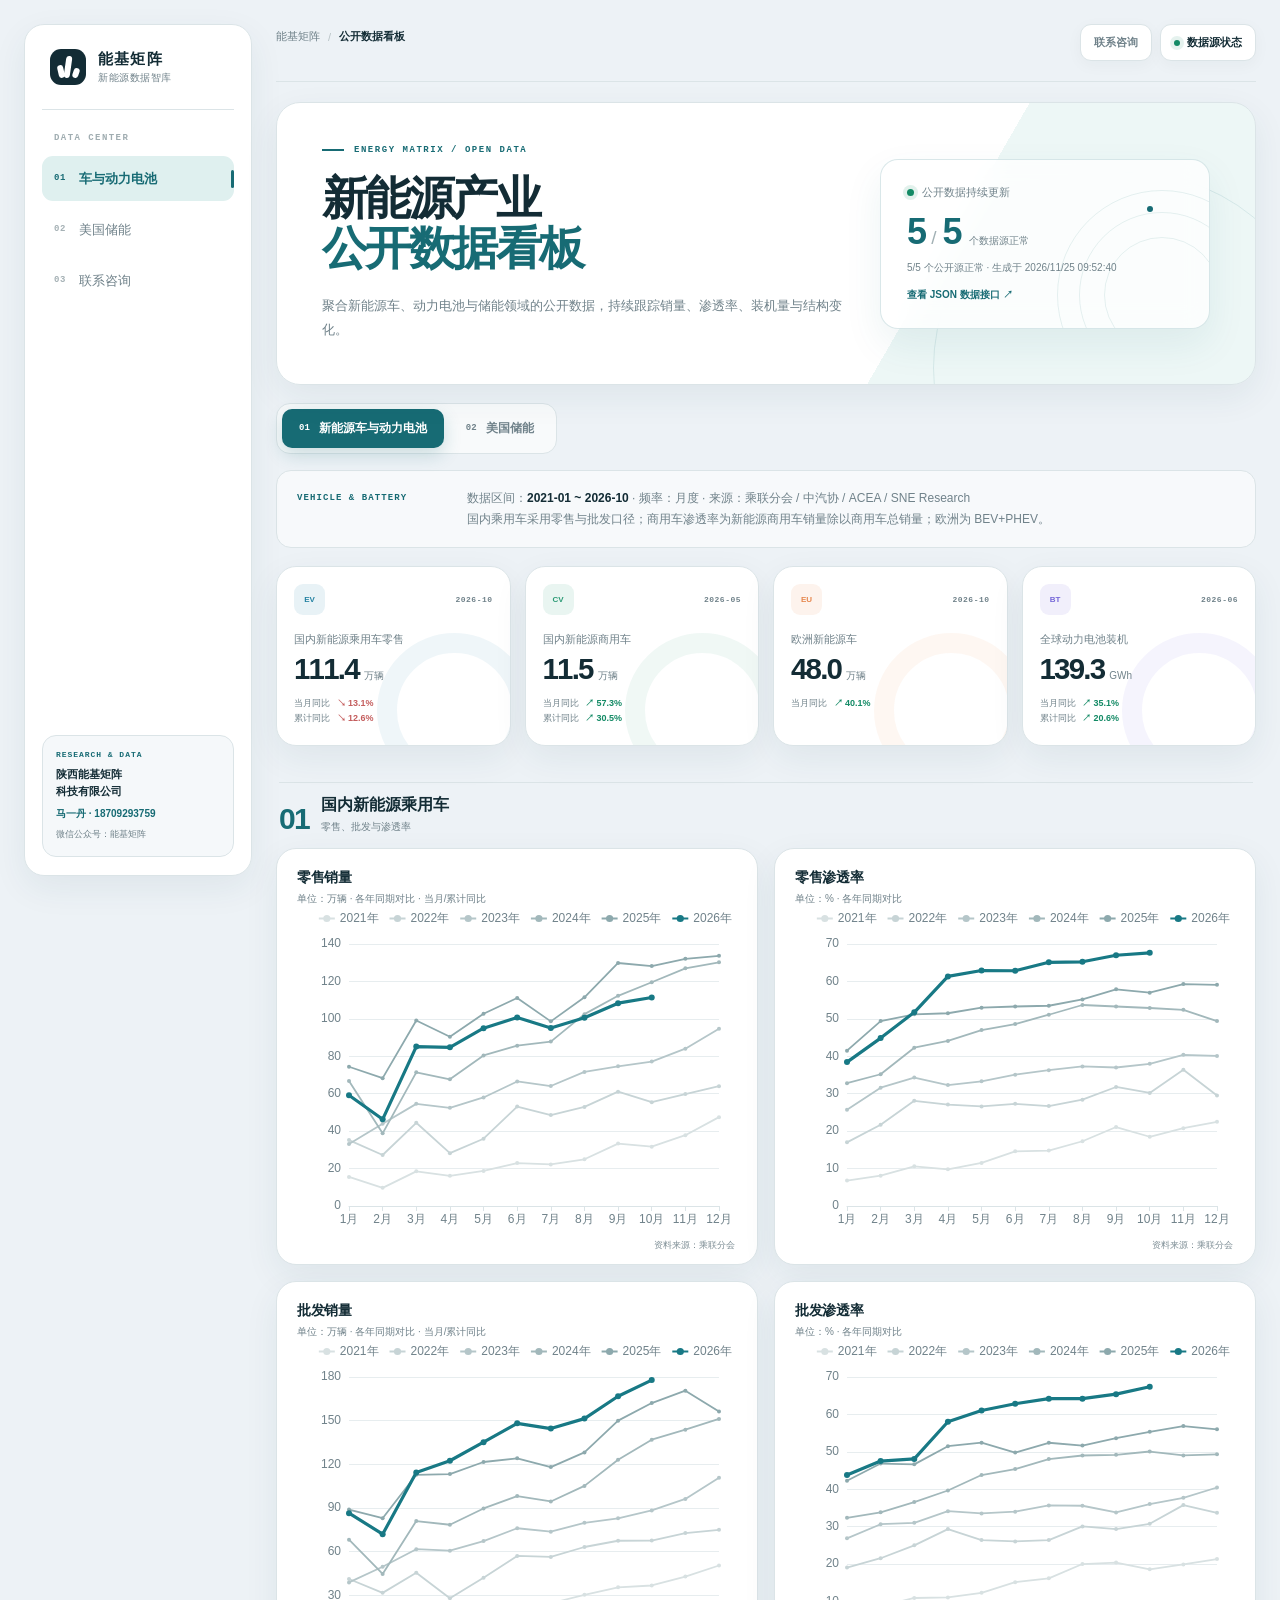
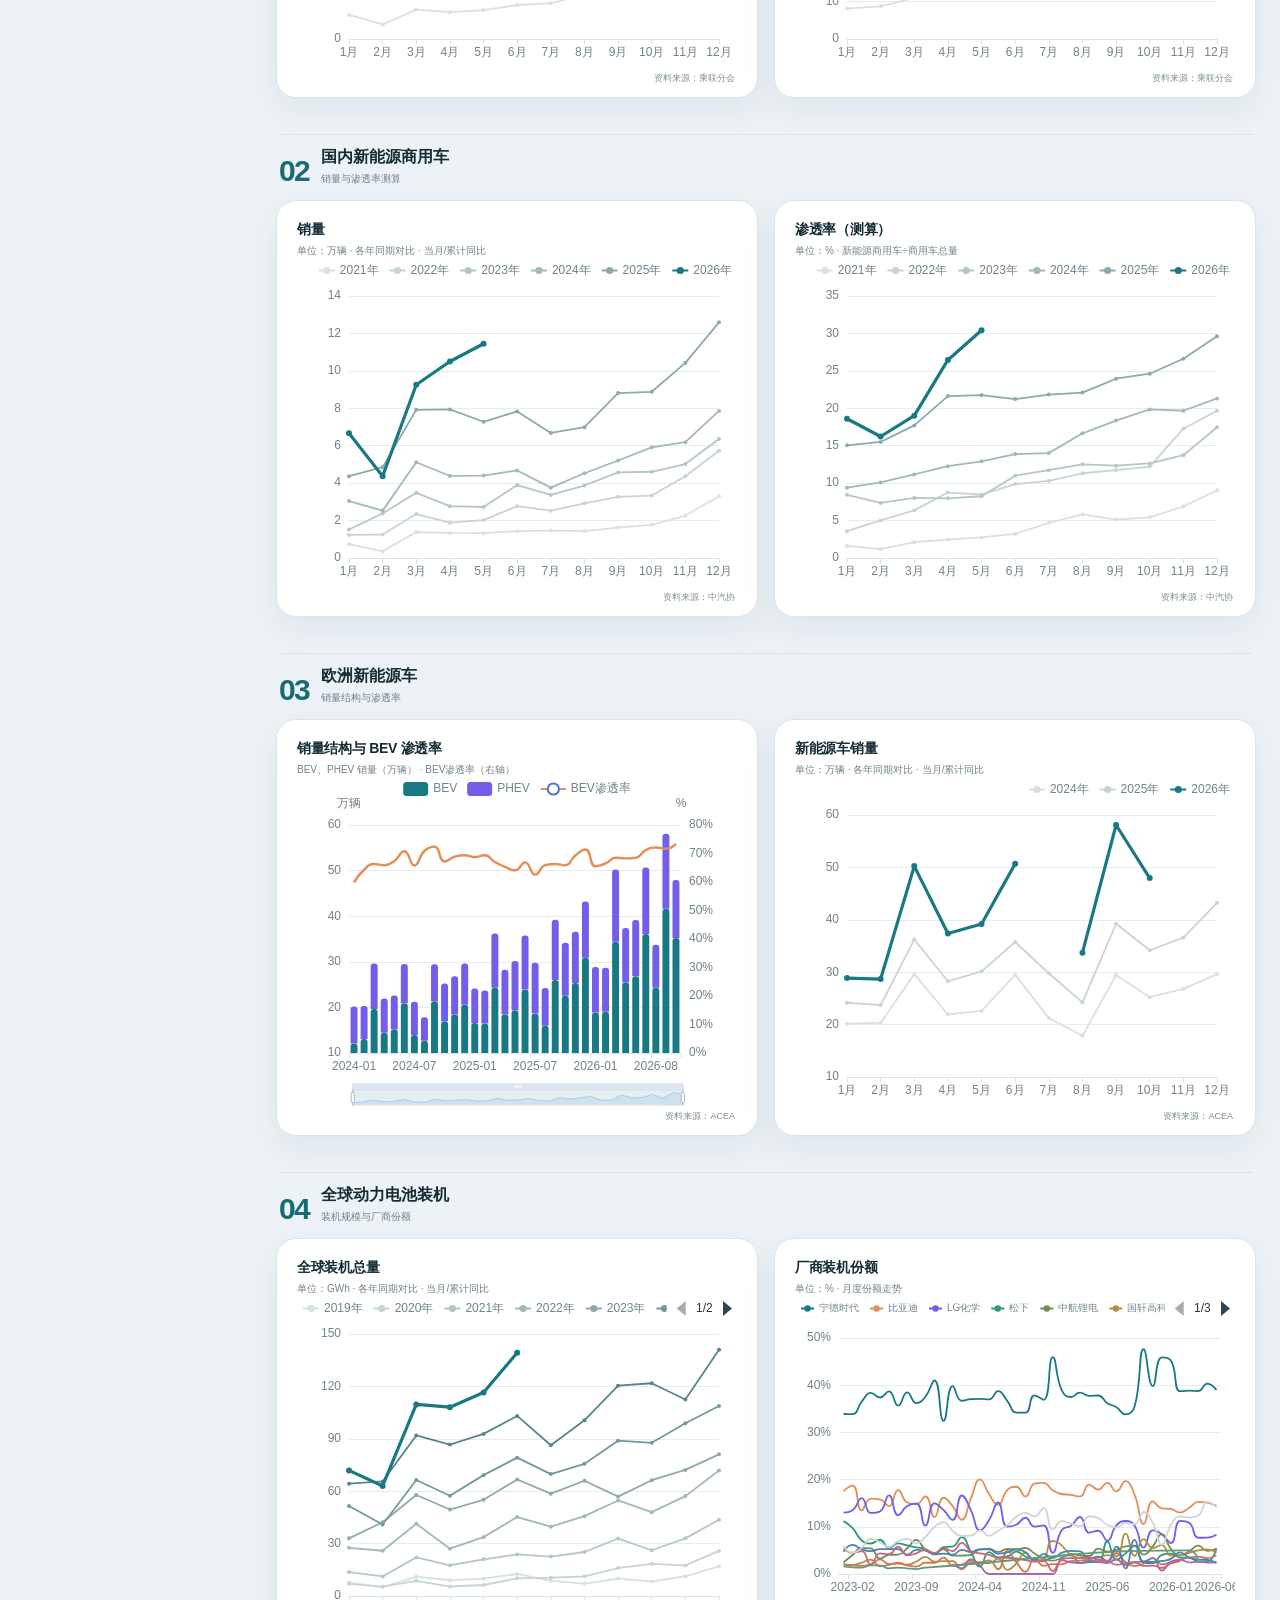
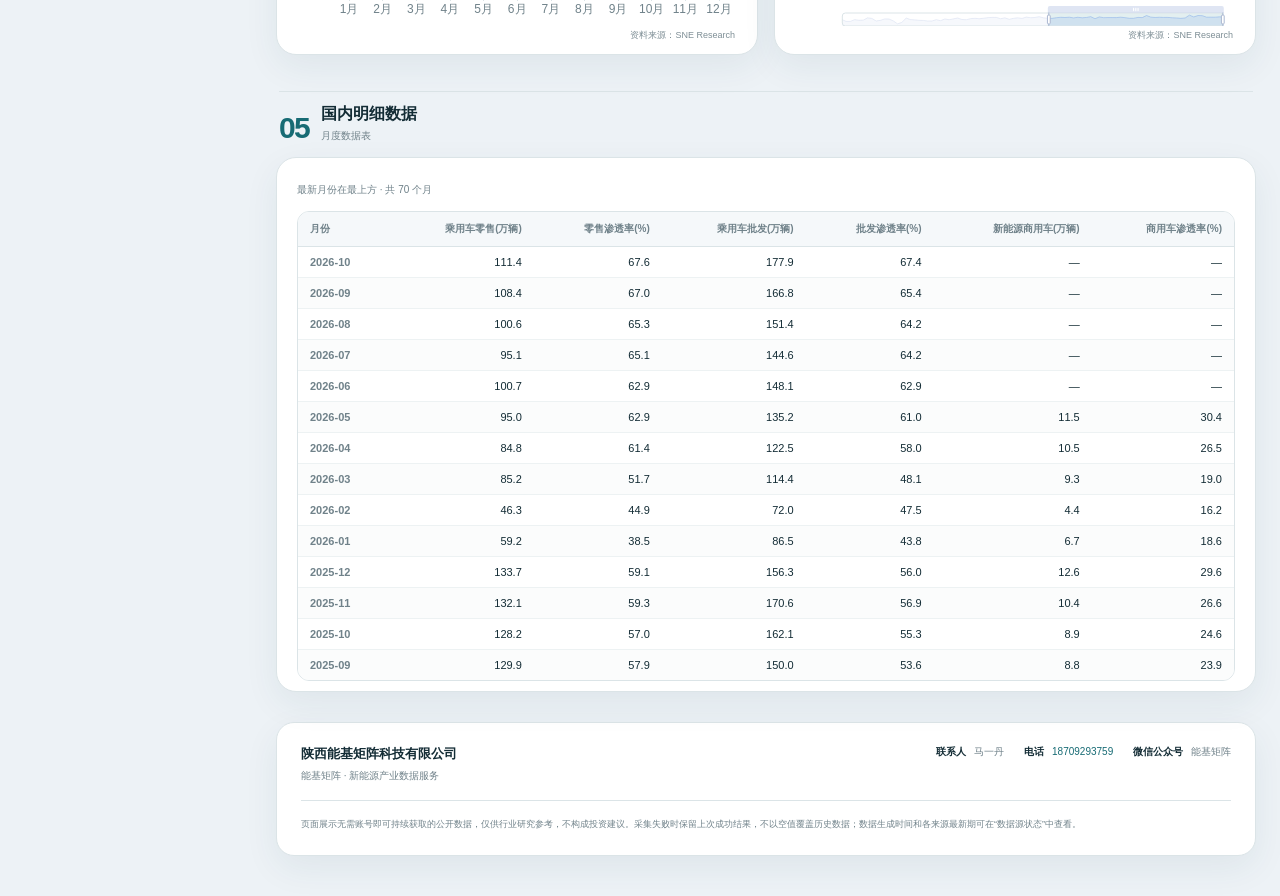
<file: index.html>
<!DOCTYPE html>
<html lang="zh-CN">
<head>
<meta charset="UTF-8">
<meta name="viewport" content="width=device-width, initial-scale=1.0">
<title>锂电公开数据跟踪</title>
<meta http-equiv="refresh" content="0; url=lidian.html">
<script>location.replace("lidian.html");</script>
</head>
<body>
<p>页面正在跳转，未自动跳转时请打开 <a href="lidian.html">锂电公开数据跟踪</a>。</p>
</body>
</html>
</file>
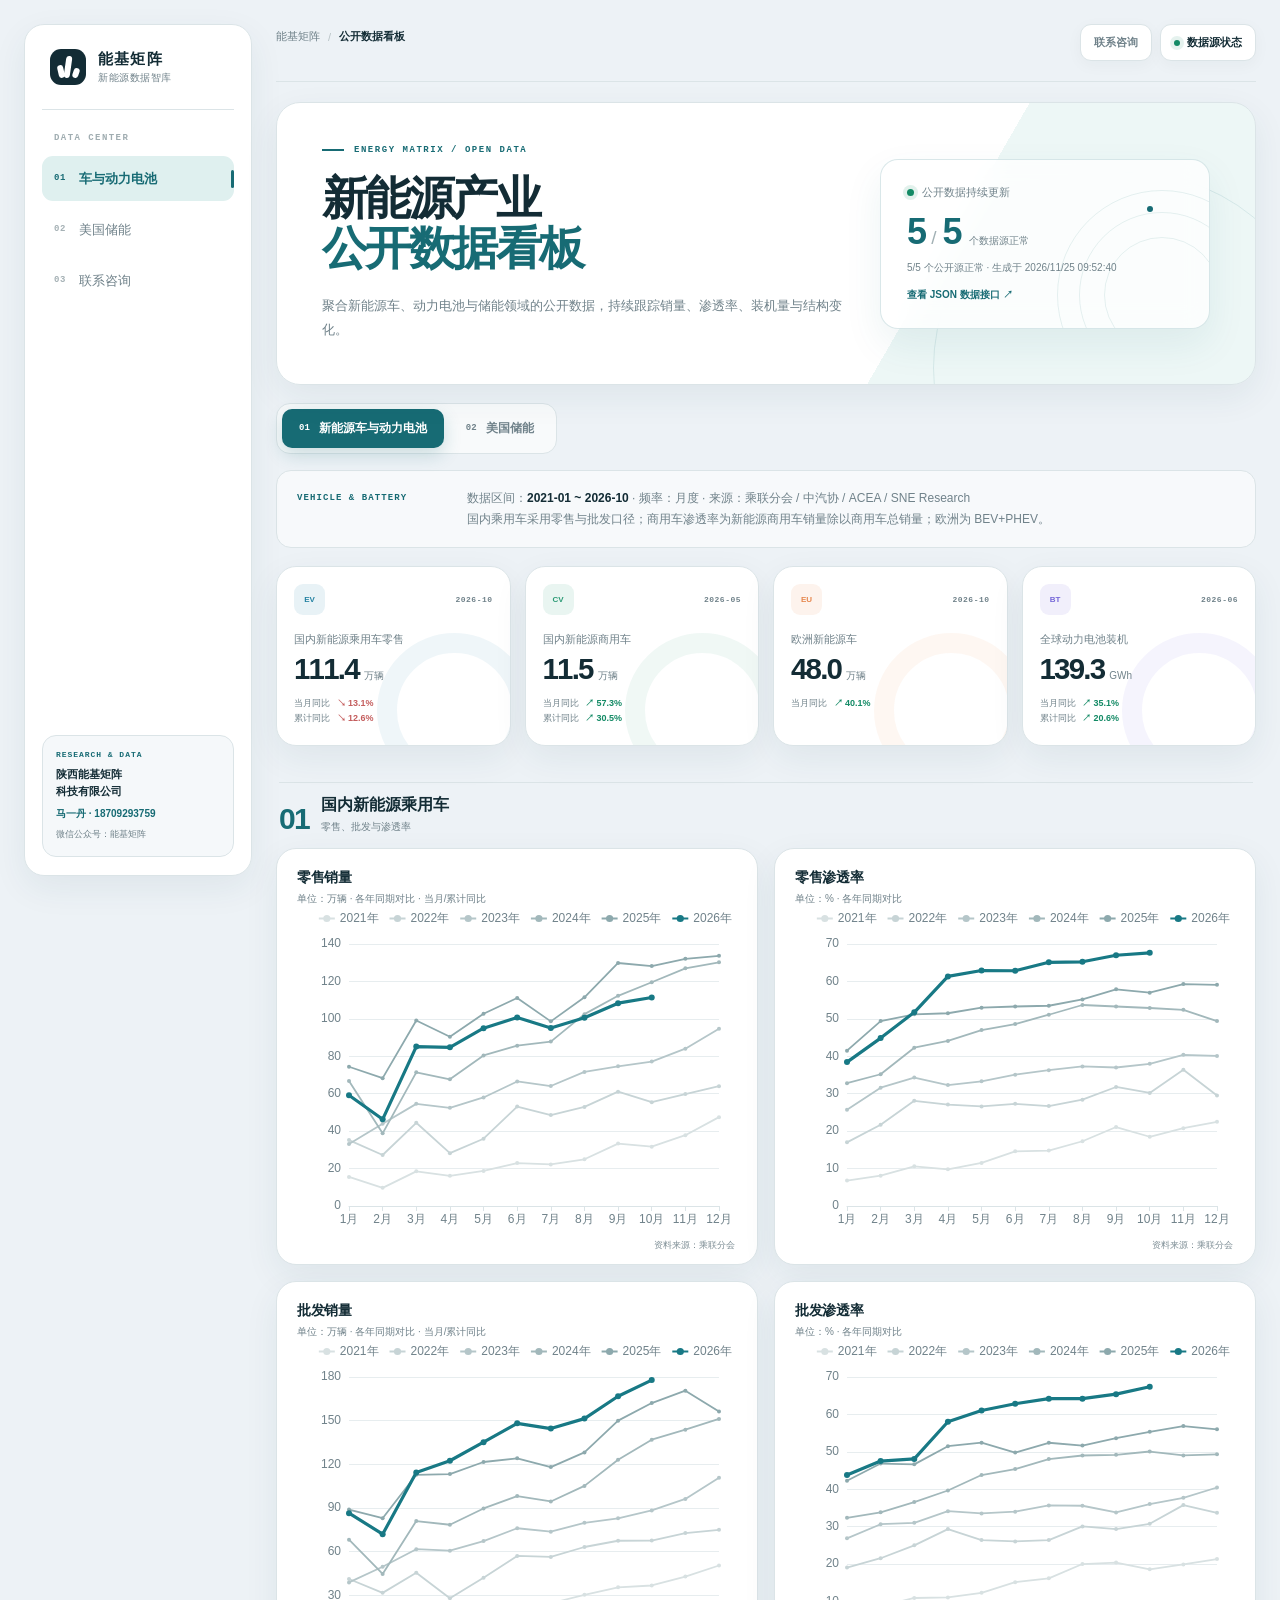
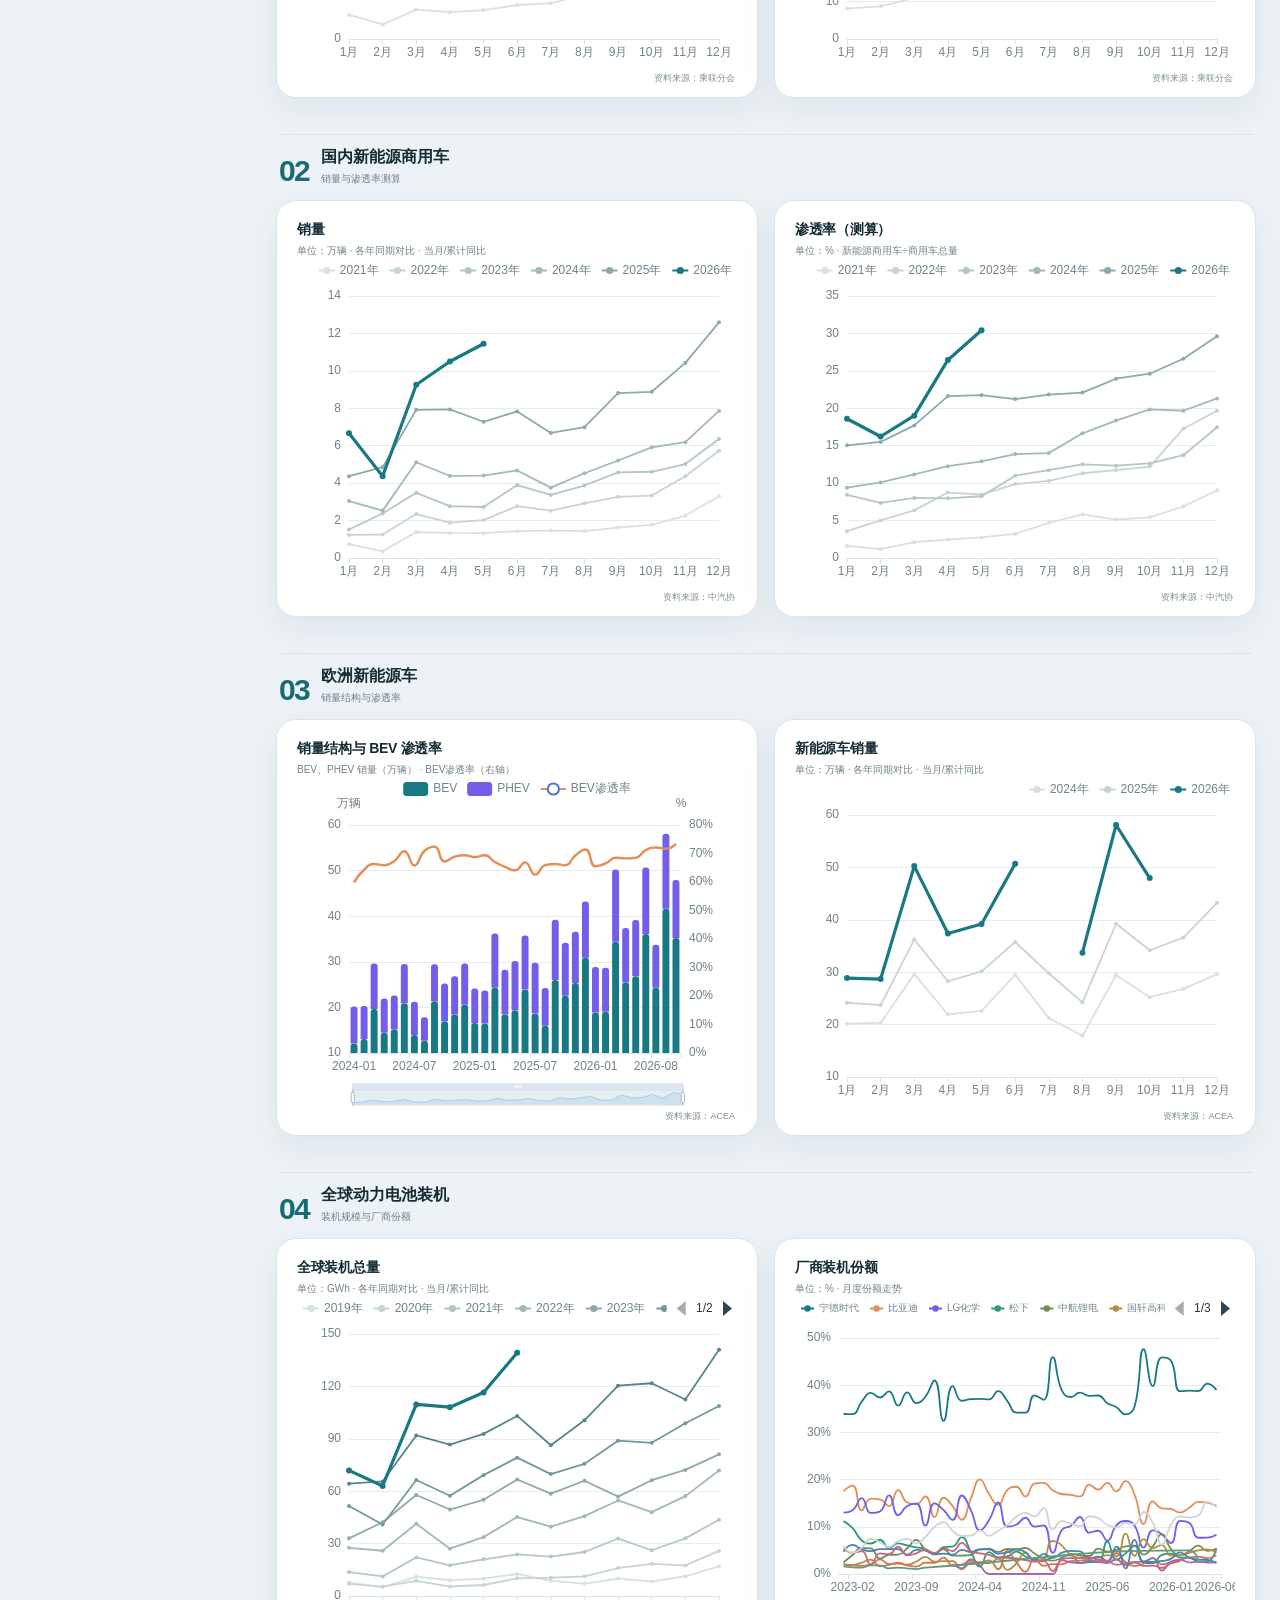
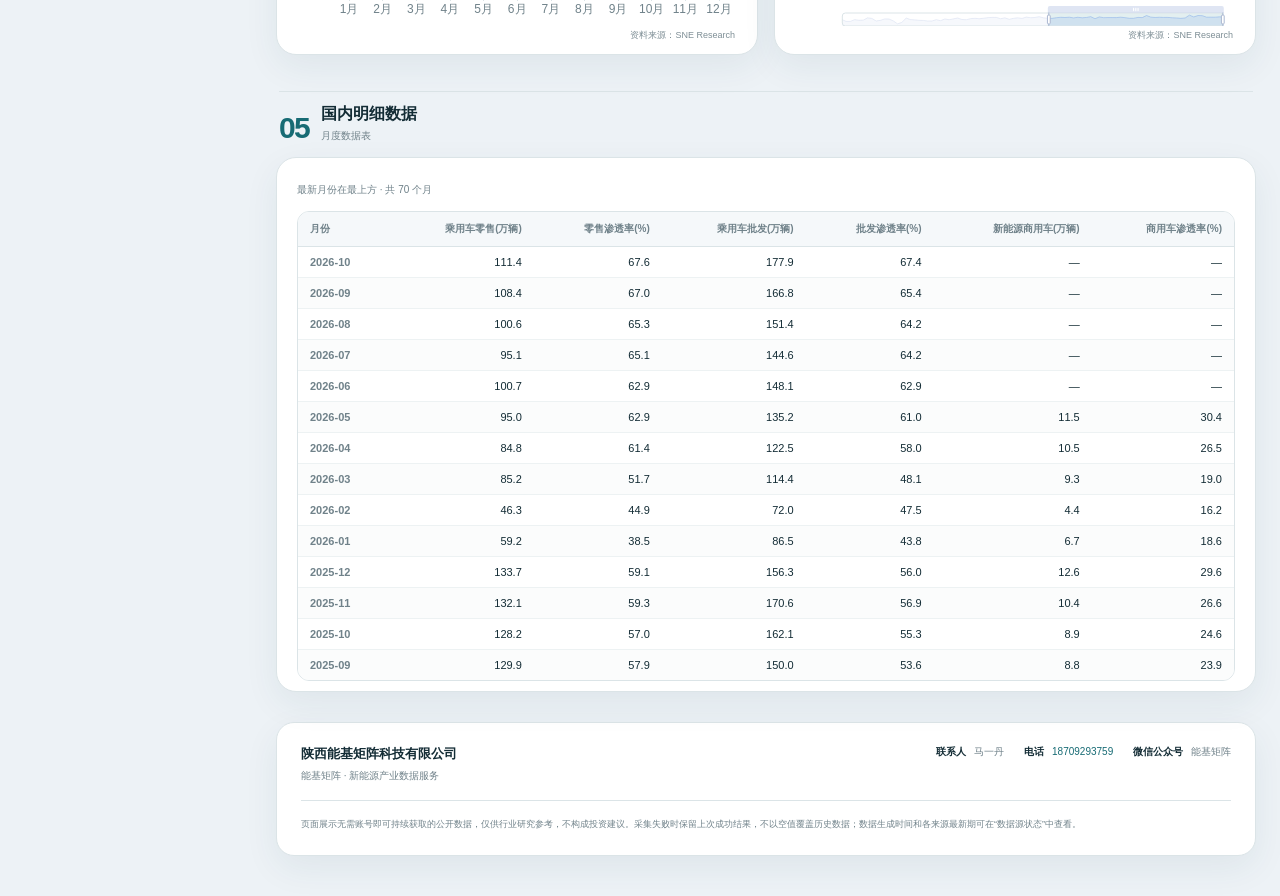
<file: dongli.html>
<!DOCTYPE html>
<html lang="zh-CN">
<head>
<meta charset="UTF-8">
<meta name="viewport" content="width=device-width, initial-scale=1.0">
<title>锂电公开数据跟踪</title>
<meta http-equiv="refresh" content="0; url=lidian.html">
<script>location.replace("lidian.html");</script>
</head>
<body>
<p>页面已迁移，请打开 <a href="lidian.html">锂电公开数据跟踪</a>。</p>
</body>
</html>
</file>
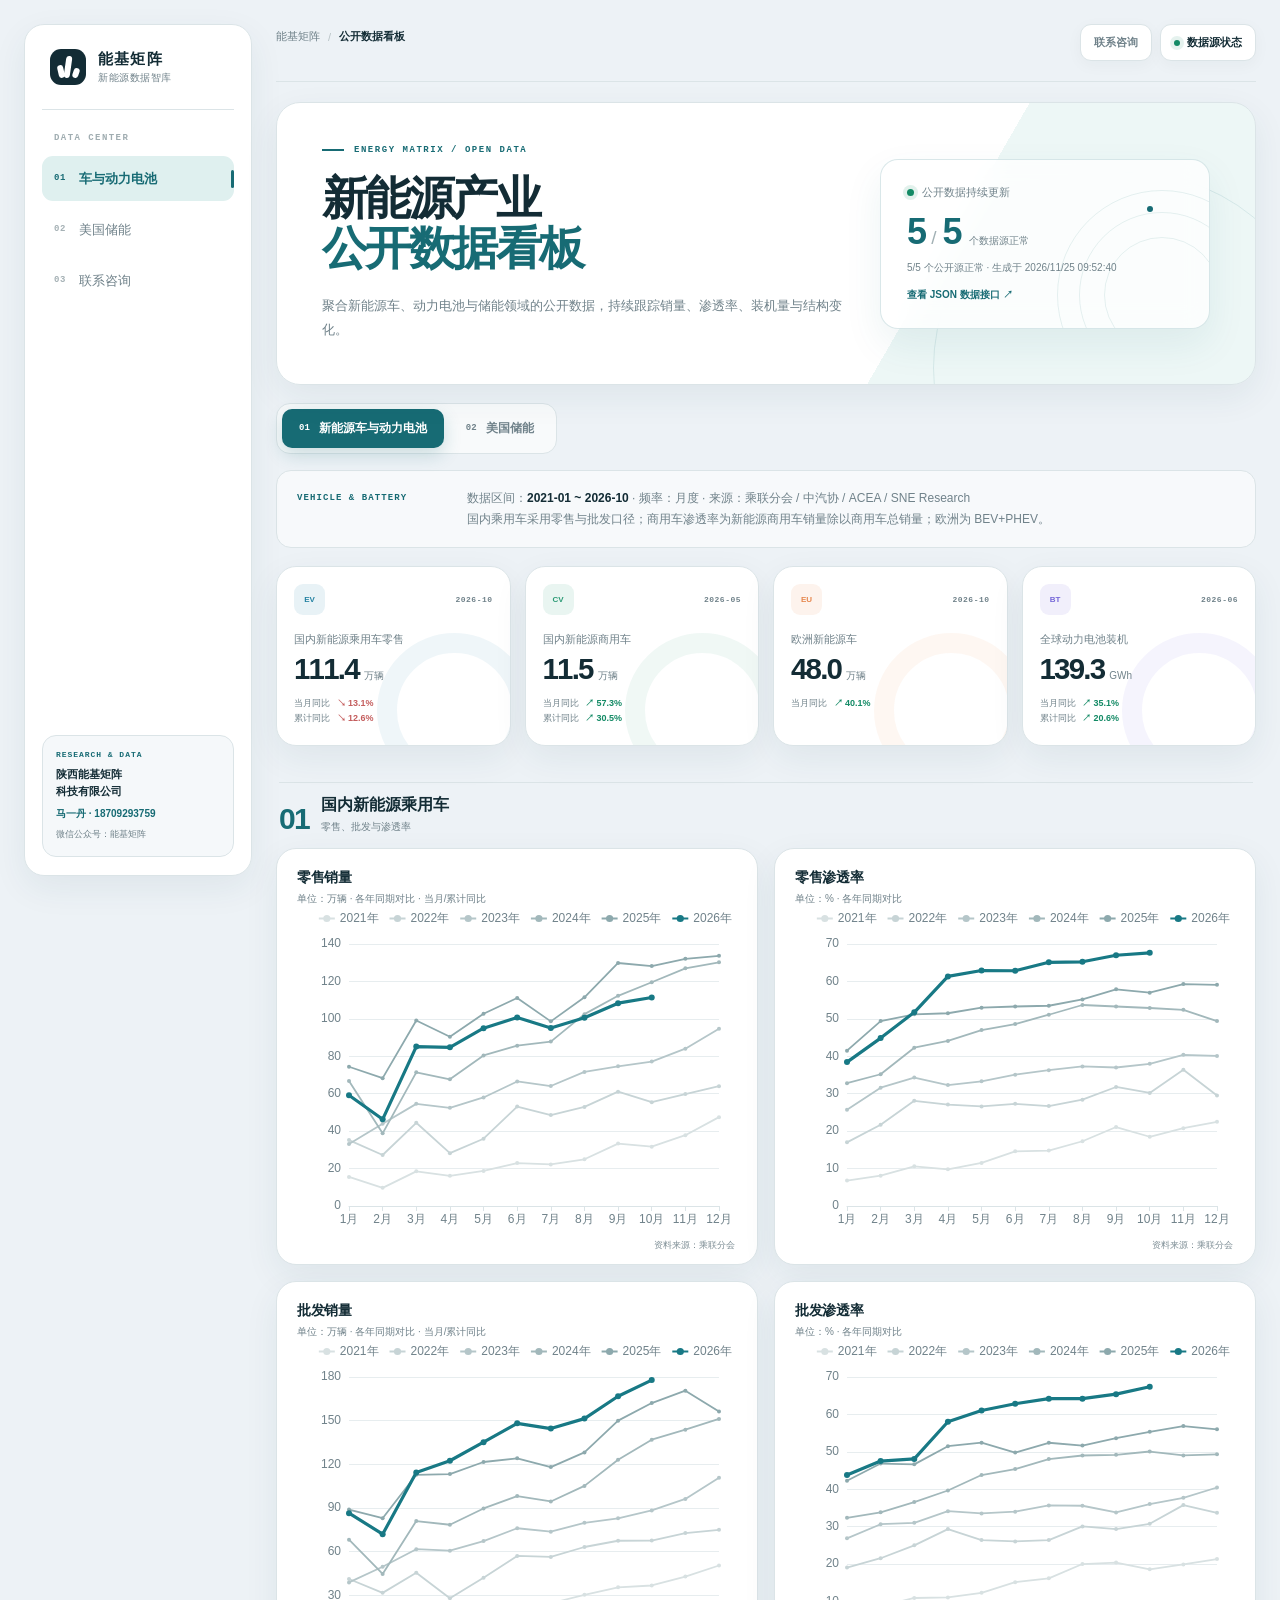
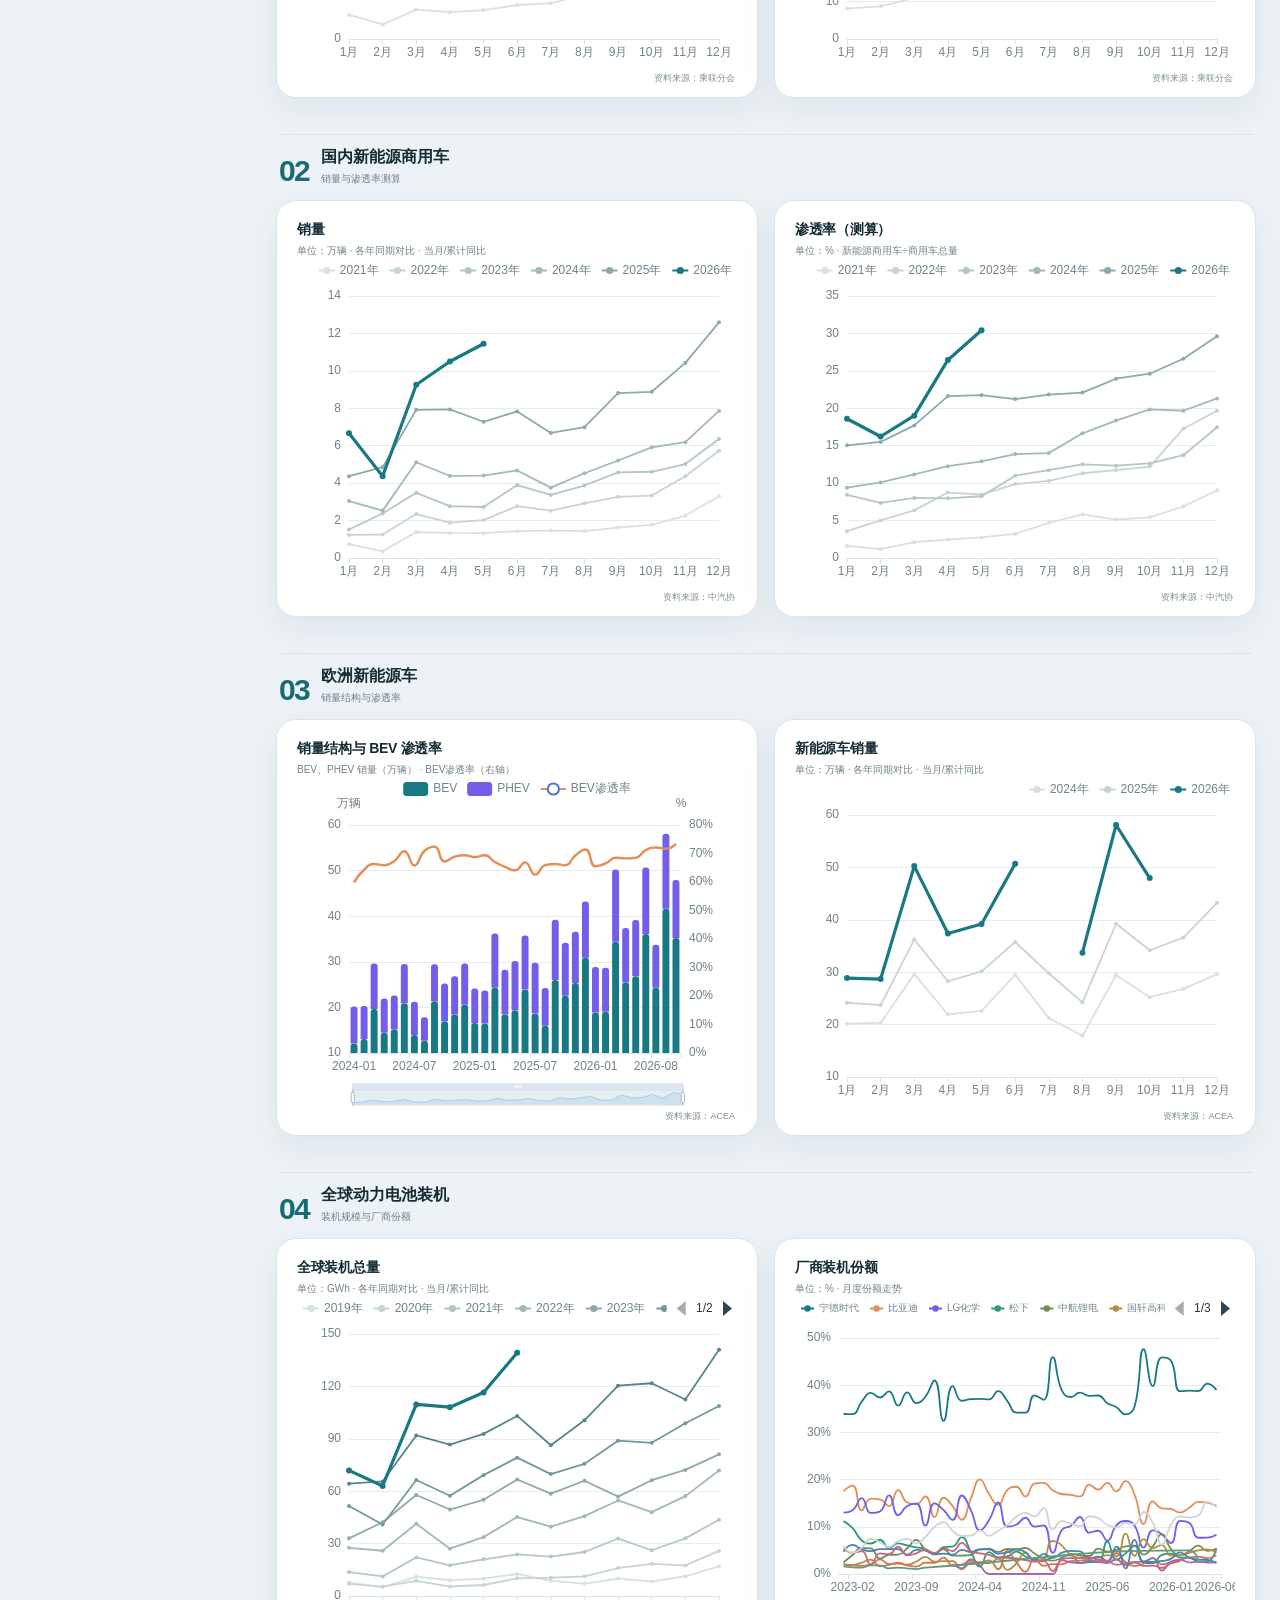
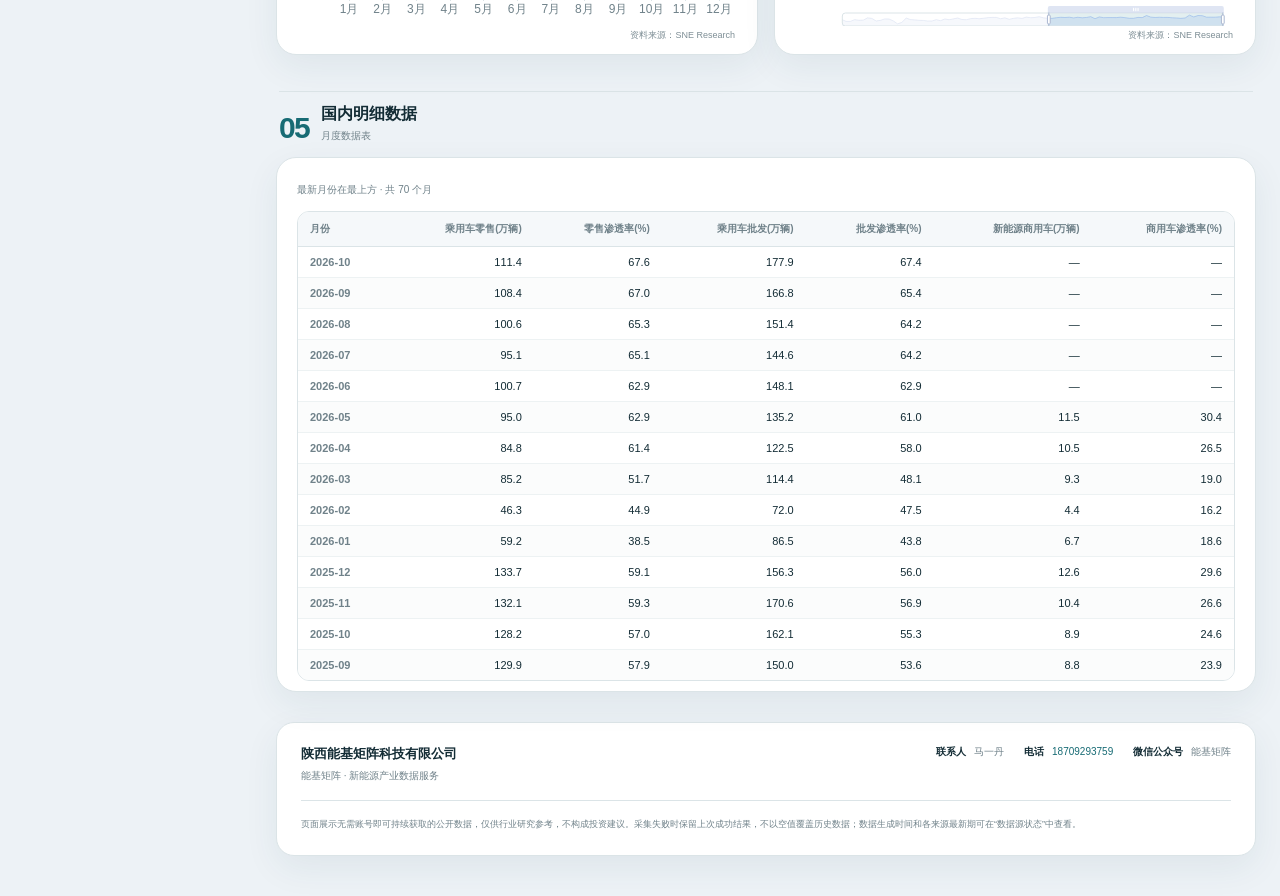
<file: lidian.html>
<!DOCTYPE html>
<html lang="zh-CN">
<head>
<meta charset="UTF-8">
<meta name="viewport" content="width=device-width, initial-scale=1.0">
<meta name="description" content="能基矩阵新能源产业公开数据看板，持续跟踪新能源车、动力电池与储能公开数据。">
<meta name="theme-color" content="#edf2f6">
<meta name="generator" content="Energy Matrix private-source publisher">
<title>能基矩阵｜新能源产业公开数据看板</title>
<script src="assets/vendor/echarts.min.js"></script>
<link rel="stylesheet" href="assets/css/dashboard.css?v=20260712-clarity">
</head>
<body>
<div id="source-overlay"></div>
<div id="source-box" role="dialog" aria-modal="true" aria-labelledby="source-title" tabindex="-1">
  <div class="source-box-head">
    <div><span>DATA SOURCES</span><h3 id="source-title">公开数据源</h3></div>
    <button id="source-close" type="button" aria-label="关闭数据源状态">×</button>
  </div>
  <p class="source-intro">展示各公开来源的最新数据期与最近成功采集时间。</p>
  <div id="source-list"></div>
</div>

<div class="app-shell">
  <aside class="sidebar">
    <a class="brand" href="#overview" aria-label="能基矩阵数据看板首页">
      <span class="brand-symbol" aria-hidden="true"><i></i><i></i><i></i></span>
      <span class="brand-copy"><b>能基矩阵</b><small>新能源数据智库</small></span>
    </a>

    <nav class="primary-nav" aria-label="看板栏目">
      <p class="nav-label">DATA CENTER</p>
      <button class="nav-item active" type="button" data-nav-tab="vehicle">
        <span class="nav-index">01</span><span>车与动力电池</span>
      </button>
      <button class="nav-item" type="button" data-nav-tab="storage">
        <span class="nav-index">02</span><span>美国储能</span>
      </button>
      <a class="nav-item" href="#contact"><span class="nav-index">03</span><span>联系咨询</span></a>
    </nav>

    <div class="sidebar-contact">
      <span class="contact-kicker">RESEARCH &amp; DATA</span>
      <strong>陕西能基矩阵<br>科技有限公司</strong>
      <a href="tel:+8618709293759">马一丹 · 18709293759</a>
      <span>微信公众号：能基矩阵</span>
    </div>
  </aside>

  <main class="workspace">
    <header class="topbar">
      <div class="breadcrumb"><span>能基矩阵</span><i>/</i><b>公开数据看板</b></div>
      <div class="top-actions">
        <a class="contact-shortcut" href="#contact">联系咨询</a>
        <button id="source-btn" type="button" aria-controls="source-box" aria-expanded="false"><span class="button-dot"></span>数据源状态</button>
      </div>
    </header>

    <section id="overview" class="hero">
      <div class="hero-copy">
        <p class="eyebrow"><span></span> ENERGY MATRIX / OPEN DATA</p>
        <h1>新能源产业<br><em>公开数据看板</em></h1>
        <p>聚合新能源车、动力电池与储能领域的公开数据，持续跟踪销量、渗透率、装机量与结构变化。</p>
      </div>
      <div class="hero-status">
        <p><span class="status-dot"></span>公开数据持续更新</p>
        <div class="source-score"><strong id="source-ready-count">—</strong><span>/</span><strong id="source-total-count">—</strong><small>个数据源正常</small></div>
        <div class="data-status"><span id="data-status-text">数据载入中</span></div>
        <a href="data/dashboard.json" target="_blank" rel="noopener">查看 JSON 数据接口 <span>↗</span></a>
        <div class="hero-orbit" aria-hidden="true"><i></i><i></i><i></i></div>
      </div>
    </section>

    <div id="dashboard-tabs" class="tabs" role="tablist" aria-label="看板栏目">
      <button class="tab active" type="button" role="tab" aria-selected="true" aria-controls="tab-vehicle" data-tab="vehicle"><span>01</span>新能源车与动力电池</button>
      <button class="tab" type="button" role="tab" aria-selected="false" aria-controls="tab-storage" data-tab="storage"><span>02</span>美国储能</button>
    </div>

    <section id="tab-vehicle" class="tabpane active" role="tabpanel">
      <div class="pane-intro">
        <span class="intro-label">VEHICLE &amp; BATTERY</span>
        <div class="meta">
          数据区间：<b id="vehicle-range"></b>&nbsp;·&nbsp;频率：月度&nbsp;·&nbsp;来源：乘联分会 / 中汽协 / ACEA / SNE Research<br>
          国内乘用车采用零售与批发口径；商用车渗透率为新能源商用车销量除以商用车总销量；欧洲为 BEV+PHEV。
        </div>
      </div>
      <div class="kpis" id="vehicle-kpis"></div>

      <div id="domestic-passenger" class="sec"><span>01</span><div><b>国内新能源乘用车</b><small>零售、批发与渗透率</small></div></div>
      <div class="grid">
        <article class="card"><h2>零售销量</h2><div class="ch">单位：万辆 · 各年同期对比 · 当月/累计同比</div><div id="pv-retail" class="chart"></div><div class="src">资料来源：乘联分会</div></article>
        <article class="card"><h2>零售渗透率</h2><div class="ch">单位：% · 各年同期对比</div><div id="pv-retail-pen" class="chart"></div><div class="src">资料来源：乘联分会</div></article>
        <article class="card"><h2>批发销量</h2><div class="ch">单位：万辆 · 各年同期对比 · 当月/累计同比</div><div id="pv-wholesale" class="chart"></div><div class="src">资料来源：乘联分会</div></article>
        <article class="card"><h2>批发渗透率</h2><div class="ch">单位：% · 各年同期对比</div><div id="pv-wholesale-pen" class="chart"></div><div class="src">资料来源：乘联分会</div></article>
      </div>

      <div id="commercial-vehicle" class="sec"><span>02</span><div><b>国内新能源商用车</b><small>销量与渗透率测算</small></div></div>
      <div class="grid">
        <article class="card"><h2>销量</h2><div class="ch">单位：万辆 · 各年同期对比 · 当月/累计同比</div><div id="cv-sales" class="chart"></div><div class="src">资料来源：中汽协</div></article>
        <article class="card"><h2>渗透率（测算）</h2><div class="ch">单位：% · 新能源商用车÷商用车总量</div><div id="cv-pen" class="chart"></div><div class="src">资料来源：中汽协</div></article>
      </div>

      <div id="europe-vehicle" class="sec"><span>03</span><div><b>欧洲新能源车</b><small>销量结构与渗透率</small></div></div>
      <div class="grid">
        <article class="card"><h2>销量结构与 BEV 渗透率</h2><div class="ch">BEV、PHEV 销量（万辆） · BEV渗透率（右轴）</div><div id="eu-structure" class="chart"></div><div class="src">资料来源：ACEA</div></article>
        <article class="card"><h2>新能源车销量</h2><div class="ch">单位：万辆 · 各年同期对比 · 当月/累计同比</div><div id="eu-sales" class="chart"></div><div class="src">资料来源：ACEA</div></article>
      </div>

      <div id="battery-installation" class="sec"><span>04</span><div><b>全球动力电池装机</b><small>装机规模与厂商份额</small></div></div>
      <div class="grid">
        <article class="card"><h2>全球装机总量</h2><div class="ch">单位：GWh · 各年同期对比 · 当月/累计同比</div><div id="sne-total" class="chart"></div><div class="src">资料来源：SNE Research</div></article>
        <article class="card"><h2>厂商装机份额</h2><div class="ch">单位：% · 月度份额走势</div><div id="sne-share" class="chart"></div><div class="src">资料来源：SNE Research</div></article>
      </div>

      <div id="data-detail" class="sec"><span>05</span><div><b>国内明细数据</b><small>月度数据表</small></div></div>
      <div class="grid">
        <article class="card full"><div class="ch">最新月份在最上方 · 共 <span id="domestic-row-count"></span> 个月</div><div class="tablewrap"><table id="domestic-table"></table></div></article>
      </div>
    </section>

    <section id="tab-storage" class="tabpane" role="tabpanel">
      <div class="pane-intro">
        <span class="intro-label">UTILITY-SCALE BATTERY</span>
        <div class="meta">
          数据区间：<b id="storage-range"></b>&nbsp;·&nbsp;频率：月度&nbsp;·&nbsp;来源：美国能源信息署 EIA<br>
          统计 EIA-860M 中当月投入运行、技术类型为 Batteries 的公用事业级项目；功率与容量分别按 MW、MWh 汇总后换算。
        </div>
      </div>
      <div class="kpis" id="storage-kpis"></div>
      <div class="sec"><span>01</span><div><b>美国公用事业级电池储能</b><small>当月新增运行规模</small></div></div>
      <div class="grid">
        <article class="card"><h2>当月新增运行功率</h2><div class="ch">单位：GW · 各年同期对比</div><div id="us-power" class="chart"></div><div class="src">资料来源：EIA-860M</div></article>
        <article class="card"><h2>当月新增运行容量</h2><div class="ch">单位：GWh · 各年同期对比</div><div id="us-energy" class="chart"></div><div class="src">资料来源：EIA-860M</div></article>
      </div>
      <div class="sec"><span>02</span><div><b>年度汇总</b><small>新增功率与容量</small></div></div>
      <div class="grid">
        <article class="card full"><div class="ch">最新年份为当年累计</div><div class="tablewrap"><table id="us-storage-table"></table></div></article>
      </div>
    </section>

    <footer id="contact" class="site-footer">
      <div class="footer-main">
        <div class="footer-brand"><strong>陕西能基矩阵科技有限公司</strong><span>能基矩阵 · 新能源产业数据服务</span></div>
        <address class="footer-contact">
          <span><b>联系人</b> 马一丹</span>
          <a href="tel:+8618709293759"><b>电话</b> 18709293759</a>
          <span><b>微信公众号</b> 能基矩阵</span>
        </address>
      </div>
      <p class="footer-note">页面展示无需账号即可持续获取的公开数据，仅供行业研究参考，不构成投资建议。采集失败时保留上次成功结果，不以空值覆盖历史数据；数据生成时间和各来源最新期可在“数据源状态”中查看。</p>
    </footer>
  </main>
</div>

<script src="data/dashboard.js"></script>
<script src="assets/js/dashboard.js?v=20260712-clarity"></script>
</body>
</html>
</file>
<file: assets/css/dashboard.css>
:root{
  --bg:#edf2f6;
  --surface:#ffffff;
  --surface-soft:#f5f8fa;
  --text:#132c35;
  --muted:#70828a;
  --line:#dbe4e7;
  --accent:#176b74;
  --accent-soft:#dff0ef;
  --positive:#138a65;
  --negative:#c45d5d;
  --warning:#d97840;
  --violet:#725ee9;
  --radius:20px;
  --shadow:0 12px 35px rgba(32,70,78,.07);
  --display:"Avenir Next","PingFang SC","Microsoft YaHei",sans-serif;
}

*{box-sizing:border-box;margin:0;padding:0}
html{scroll-behavior:smooth}
body{min-width:320px;background:var(--bg);color:var(--text);font-family:"PingFang SC","Microsoft YaHei",-apple-system,BlinkMacSystemFont,"Segoe UI",sans-serif;font-size:14px}
body.modal-open{overflow:hidden}
button,a{font:inherit}
button{color:inherit}
a{color:inherit}
button:focus-visible,a:focus-visible{outline:3px solid rgba(23,107,116,.25);outline-offset:3px}

.app-shell{width:min(1720px,100%);min-height:100vh;margin:0 auto;padding:24px;display:grid;grid-template-columns:228px minmax(0,1fr);gap:24px}
.sidebar{position:sticky;top:24px;align-self:start;height:calc(100vh - 48px);min-height:620px;padding:24px 17px 18px;display:flex;flex-direction:column;background:var(--surface);border:1px solid var(--line);border-radius:var(--radius);box-shadow:var(--shadow);overflow:hidden}
.brand{display:flex;align-items:center;gap:12px;padding:0 8px 24px;border-bottom:1px solid var(--line);text-decoration:none}
.brand-symbol{position:relative;width:36px;height:36px;display:block;flex:0 0 auto;border-radius:11px;background:var(--text);overflow:hidden}
.brand-symbol i{position:absolute;bottom:7px;width:6px;border-radius:8px;background:var(--surface)}
.brand-symbol i:nth-child(1){left:8px;height:13px;transform:rotate(-13deg)}
.brand-symbol i:nth-child(2){left:15px;height:22px;transform:rotate(8deg)}
.brand-symbol i:nth-child(3){left:23px;height:10px;transform:rotate(19deg)}
.brand-copy{display:flex;min-width:0;flex-direction:column;gap:3px}
.brand-copy b{font:800 15px/1.2 var(--display);letter-spacing:.08em;white-space:nowrap}
.brand-copy small{color:var(--muted);font-size:10px;letter-spacing:.05em;white-space:nowrap}
.primary-nav{display:flex;flex-direction:column;gap:6px;padding-top:24px}
.nav-label{padding:0 12px 7px;color:#a0adb1;font:700 9px/1 ui-monospace,SFMono-Regular,Menlo,monospace;letter-spacing:.16em}
.nav-item{position:relative;width:100%;height:45px;padding:0 12px;display:flex;align-items:center;gap:13px;color:var(--muted);background:transparent;border:0;border-radius:11px;cursor:pointer;text-align:left;text-decoration:none;font-size:13px;transition:background .2s ease,color .2s ease,transform .2s ease}
.nav-item:hover{color:var(--text);background:var(--surface-soft);transform:translateX(2px)}
.nav-item.active{color:var(--accent);background:var(--accent-soft);font-weight:700}
.nav-item.active:after{content:"";position:absolute;right:0;width:3px;height:18px;border-radius:4px;background:var(--accent)}
.nav-index{color:#a5b1b5;font:700 9px/1 ui-monospace,SFMono-Regular,Menlo,monospace;letter-spacing:.08em}
.nav-item.active .nav-index{color:var(--accent)}
.sidebar-contact{margin-top:auto;padding:15px 13px;display:flex;flex-direction:column;gap:7px;background:var(--surface-soft);border:1px solid var(--line);border-radius:14px}
.contact-kicker{color:var(--accent);font:800 8px/1 ui-monospace,SFMono-Regular,Menlo,monospace;letter-spacing:.12em}
.sidebar-contact strong{font-size:11px;line-height:1.55}
.sidebar-contact a{color:var(--accent);font-size:10px;font-weight:700;text-decoration:none}
.sidebar-contact>span:last-child{color:var(--muted);font-size:9px}

.workspace{min-width:0;padding-bottom:16px}
.topbar{height:58px;display:flex;align-items:flex-start;justify-content:space-between;gap:20px;border-bottom:1px solid var(--line)}
.breadcrumb{margin-top:5px;display:flex;align-items:center;gap:8px;color:var(--muted);font-size:11px}
.breadcrumb i{color:#b8c3c6;font-style:normal}.breadcrumb b{color:var(--text)}
.top-actions{display:flex;align-items:center;gap:8px}
.contact-shortcut,#source-btn{height:37px;padding:0 13px;display:flex;align-items:center;justify-content:center;gap:7px;background:var(--surface);border:1px solid var(--line);border-radius:11px;box-shadow:0 4px 16px rgba(20,45,52,.04);cursor:pointer;text-decoration:none;font-size:11px;font-weight:700;transition:.2s ease}
.contact-shortcut{color:var(--muted)}
.contact-shortcut:hover,#source-btn:hover{color:var(--accent);border-color:#a9c9cc}
.button-dot{width:6px;height:6px;border-radius:50%;background:var(--positive);box-shadow:0 0 0 4px rgba(19,138,101,.11)}

.hero{position:relative;min-height:250px;margin-top:20px;padding:42px 45px;display:grid;grid-template-columns:minmax(0,1fr) 330px;align-items:center;gap:32px;background:linear-gradient(120deg,var(--surface) 0 66%,#edf7f6 66%);border:1px solid var(--line);border-radius:24px;box-shadow:var(--shadow);overflow:hidden;scroll-margin-top:20px}
.hero:before{content:"";position:absolute;right:-70px;bottom:-180px;width:390px;height:390px;border:1px solid rgba(23,107,116,.11);border-radius:50%}
.eyebrow{margin-bottom:17px;display:flex;align-items:center;gap:10px;color:var(--accent);font:800 9px/1.2 ui-monospace,SFMono-Regular,Menlo,monospace;letter-spacing:.17em}
.eyebrow>span{width:22px;height:2px;background:currentColor}
.hero h1{font:800 clamp(34px,3.6vw,56px)/1.1 var(--display);letter-spacing:-.055em}
.hero h1 em{color:var(--accent);font-style:normal}
.hero-copy>p:last-child{max-width:610px;margin-top:20px;color:var(--muted);font-size:13px;line-height:1.85}
.hero-status{position:relative;z-index:1;min-height:170px;padding:25px 26px;display:flex;flex-direction:column;justify-content:center;background:rgba(255,255,255,.78);border:1px solid rgba(23,107,116,.16);border-radius:18px;box-shadow:0 16px 38px rgba(23,107,116,.08);backdrop-filter:blur(12px);overflow:hidden}
.hero-status>p{display:flex;align-items:center;gap:8px;color:var(--muted);font-size:11px}
.status-dot{width:7px;height:7px;border-radius:50%;background:var(--positive);box-shadow:0 0 0 4px rgba(19,138,101,.12)}
.source-score{margin:14px 0 10px;display:flex;align-items:baseline;gap:6px}
.source-score strong{color:var(--accent);font:800 36px/1 var(--display);letter-spacing:-.05em}
.source-score>span{color:#a2b1b5;font-size:19px}.source-score small{margin-left:2px;color:var(--muted);font-size:10px}
.data-status{position:relative;z-index:1;color:var(--muted);font-size:10px;line-height:1.65}
.hero-status>a{position:relative;z-index:1;margin-top:11px;color:var(--accent);font-size:10px;font-weight:700;text-decoration:none}
.hero-status>a:hover{text-decoration:underline}
.hero-orbit,.hero-orbit i{position:absolute;border:1px solid rgba(23,107,116,.1);border-radius:50%}
.hero-orbit{right:-58px;bottom:-72px;width:210px;height:210px}
.hero-orbit i:nth-child(1){inset:21px}.hero-orbit i:nth-child(2){inset:46px}.hero-orbit i:nth-child(3){top:15px;left:89px;width:6px;height:6px;background:var(--accent);border:0}

.tabs{margin:18px 0 0;padding:5px;display:inline-flex;gap:5px;background:rgba(255,255,255,.64);border:1px solid var(--line);border-radius:14px}
.tab{height:39px;padding:0 17px;display:flex;align-items:center;gap:9px;color:var(--muted);background:transparent;border:0;border-radius:10px;cursor:pointer;font-size:12px;font-weight:700;transition:.2s ease}
.tab span{font:700 9px/1 ui-monospace,SFMono-Regular,Menlo,monospace}
.tab:hover{color:var(--text);background:rgba(255,255,255,.7)}
.tab.active{color:#fff;background:var(--accent);box-shadow:0 7px 18px rgba(23,107,116,.2)}
.tabpane{display:none}.tabpane.active{display:block}
.pane-intro{margin-top:16px;padding:17px 20px;display:grid;grid-template-columns:150px minmax(0,1fr);gap:20px;background:rgba(255,255,255,.56);border:1px solid var(--line);border-radius:15px}
.intro-label{padding-top:4px;color:var(--accent);font:800 9px/1.4 ui-monospace,SFMono-Regular,Menlo,monospace;letter-spacing:.12em}
.meta{color:var(--muted);font-size:12px;line-height:1.75}.meta b{color:var(--text)}

.kpis{display:grid;grid-template-columns:repeat(4,minmax(0,1fr));gap:14px;margin:18px 0 10px}
.kpi{--tone:#2582a2;position:relative;min-height:180px;padding:17px;background:var(--surface);border:1px solid var(--line);border-radius:var(--radius);box-shadow:var(--shadow);overflow:hidden;transition:transform .22s ease,border-color .22s ease}
.kpi:nth-child(2){--tone:#2b9a75}.kpi:nth-child(3){--tone:#e6874e}.kpi:nth-child(4){--tone:#7566d8}
.kpi:hover{transform:translateY(-3px);border-color:color-mix(in srgb,var(--tone) 28%,var(--line))}
.kpi:after{content:"";position:absolute;right:-22px;bottom:-43px;width:115px;height:115px;border:20px solid color-mix(in srgb,var(--tone) 7%,transparent);border-radius:50%}
.kpi-top{display:flex;align-items:center;justify-content:space-between}
.kpi-icon{width:31px;height:31px;display:grid;place-items:center;color:var(--tone);background:color-mix(in srgb,var(--tone) 10%,transparent);border-radius:9px;font:800 8px/1 var(--display)}
.kpi-period{color:var(--muted);font:700 8px/1 ui-monospace,SFMono-Regular,Menlo,monospace;letter-spacing:.06em}
.kpi .label{margin-top:17px;color:var(--muted);font-size:11px}
.kpi .val{position:relative;z-index:1;margin-top:7px;font:800 clamp(29px,2.3vw,39px)/1 var(--display);letter-spacing:-.06em}
.kpi .unit{margin-left:5px;color:var(--muted);font-size:10px;font-weight:500;letter-spacing:0}
.kpi .chg{position:relative;z-index:1;margin-top:12px;display:flex;flex-direction:column;color:var(--muted);font-size:9px;line-height:1.75}
.chg-value{margin-left:4px;font-weight:800}.chg-value.muted{color:var(--muted)}.up{color:var(--positive)}.down{color:var(--negative)}

.sec{margin:36px 3px 14px;padding-top:12px;display:flex;align-items:flex-end;gap:12px;border-top:1px solid var(--line);scroll-margin-top:20px}
.sec>span{color:var(--accent);font:800 30px/1 var(--display);letter-spacing:-.06em}
.sec>div{display:flex;flex-direction:column;gap:4px}.sec b{font-size:16px}.sec small{color:var(--muted);font-size:10px;font-weight:400}
.grid{display:grid;grid-template-columns:repeat(auto-fit,minmax(420px,1fr));gap:16px}
.card{min-width:0;padding:20px 20px 10px;background:var(--surface);border:1px solid var(--line);border-radius:var(--radius);box-shadow:var(--shadow);overflow:hidden}
.card h2{font-size:14px;font-weight:700;letter-spacing:-.02em}.card .ch{margin-top:5px;color:var(--muted);font-size:10px}.card .src{margin:3px 2px 2px;color:var(--muted);font-size:9px;text-align:right;opacity:.9}
.chart{width:100%;height:330px}.full{grid-column:1/-1}
.tablewrap{max-height:470px;margin-top:14px;overflow:auto;border:1px solid var(--line);border-radius:12px}
table{width:100%;border-collapse:collapse;white-space:nowrap;font-size:11px}
thead th{position:sticky;top:0;z-index:1;padding:10px 12px;color:var(--muted);background:var(--surface-soft);border-bottom:1px solid var(--line);text-align:right;font-size:10px;font-weight:700}
thead th:first-child{text-align:left}
tbody td{padding:9px 12px;border-bottom:1px solid #edf2f3;text-align:right;font-variant-numeric:tabular-nums}
tbody td:first-child{color:var(--muted);text-align:left;font-weight:700}
tbody tr:nth-child(even){background:#fbfcfc}tbody tr:hover{background:#f1f8f7}

.site-footer{margin-top:30px;padding:22px 24px;color:var(--muted);background:var(--surface);border:1px solid var(--line);border-radius:18px;box-shadow:var(--shadow);scroll-margin-top:20px}
.footer-main{display:flex;align-items:flex-start;justify-content:space-between;gap:24px}
.footer-brand{display:flex;flex-direction:column;gap:6px}.footer-brand strong{color:var(--text);font-size:13px}.footer-brand span{font-size:10px}
.footer-contact{display:flex;flex-wrap:wrap;gap:10px 20px;font-size:10px;font-style:normal}.footer-contact b{color:var(--text);margin-right:5px}.footer-contact a{color:var(--accent);text-decoration:none}.footer-contact a:hover{text-decoration:underline}
.footer-note{margin-top:17px;padding-top:15px;border-top:1px solid var(--line);font-size:9px;line-height:1.85}

#source-overlay{display:none;position:fixed;inset:0;z-index:499;background:rgba(19,44,53,.16);backdrop-filter:blur(3px)}
#source-box{display:none;position:fixed;top:70px;right:28px;z-index:500;width:min(390px,calc(100vw - 32px));max-height:78vh;padding:20px;background:var(--surface);border:1px solid var(--line);border-radius:18px;box-shadow:0 24px 65px rgba(19,44,53,.2);overflow-y:auto}
.source-box-head{display:flex;align-items:center;justify-content:space-between;gap:20px;padding-bottom:13px;border-bottom:1px solid var(--line)}
.source-box-head span{display:block;margin-bottom:6px;color:var(--accent);font:800 8px/1 ui-monospace,SFMono-Regular,Menlo,monospace;letter-spacing:.14em}
.source-box-head h3{font-size:15px}
#source-close{width:31px;height:31px;color:var(--muted);background:var(--surface-soft);border:1px solid var(--line);border-radius:9px;cursor:pointer;font-size:20px;line-height:1}
#source-close:hover{color:var(--text)}
.source-intro{margin:12px 0 5px;color:var(--muted);font-size:10px;line-height:1.65}
.source-item{padding:12px 0;border-bottom:1px solid #edf2f3;font-size:11px;line-height:1.6}.source-item:last-child{border-bottom:0}
.source-name{display:block;color:var(--text);font-weight:700}.source-detail{color:var(--muted)}

@media(max-width:1180px){
  .app-shell{grid-template-columns:194px minmax(0,1fr);gap:18px;padding:18px}
  .sidebar{top:18px;height:calc(100vh - 36px);padding-left:13px;padding-right:13px}
  .brand{padding-left:5px;padding-right:5px}.brand-copy b{font-size:13px}
  .hero{grid-template-columns:minmax(0,1fr) 285px;padding:36px}.hero h1{font-size:43px}
  .kpis{grid-template-columns:repeat(2,minmax(0,1fr))}.kpi{min-height:165px}
  .grid{grid-template-columns:repeat(auto-fit,minmax(360px,1fr))}
  .footer-main{display:block}.footer-contact{margin-top:15px}
}

@media(max-width:900px){
  .app-shell{display:block;padding:13px}
  .sidebar{position:relative;top:auto;width:100%;height:auto;min-height:0;margin-bottom:13px;padding:12px;display:flex;align-items:center;gap:12px;overflow-x:auto}
  .brand{flex:0 0 auto;padding:0 14px 0 0;border:0;border-right:1px solid var(--line)}
  .primary-nav{padding:0;display:flex;flex-direction:row;gap:5px}.nav-label{display:none}.nav-item{flex:0 0 auto;width:auto;height:36px;padding:0 11px}.nav-item.active:after{display:none}.nav-item:hover{transform:none}
  .sidebar-contact{display:none}
  .hero{grid-template-columns:minmax(0,1fr) 270px}
  .grid{grid-template-columns:1fr}
  .chart{height:340px}
}

@media(max-width:620px){
  .app-shell{padding:8px}
  .sidebar{border-radius:16px}.brand-symbol{width:31px;height:31px}.brand-copy small{display:none}.nav-index{display:none}
  .topbar{height:50px;padding:0 2px}.breadcrumb span,.breadcrumb i{display:none}.contact-shortcut{display:none}#source-btn{height:34px;padding:0 10px}
  .hero{min-height:430px;padding:29px 23px;display:block;border-radius:20px;background:linear-gradient(160deg,var(--surface) 0 62%,#edf7f6 62%)}
  .hero h1{font-size:39px}.hero-copy>p:last-child{font-size:12px}
  .hero-status{position:absolute;left:22px;right:22px;bottom:20px;min-height:145px;padding:19px 20px}.source-score{margin:10px 0 7px}.source-score strong{font-size:29px}
  .tabs{width:100%;display:grid;grid-template-columns:1fr 1fr}.tab{height:43px;padding:0 10px;justify-content:center;font-size:11px}.tab span{display:none}
  .pane-intro{padding:15px;display:block}.intro-label{display:block;margin-bottom:9px}.meta{font-size:11px}
  .kpis{grid-template-columns:1fr;gap:10px}.kpi{min-height:155px}.kpi .val{font-size:35px}
  .sec{margin-top:29px}.sec>span{font-size:27px}.sec b{font-size:14px}
  .card{padding:16px 13px 8px;border-radius:16px}.chart{height:300px}.card .src{font-size:8px}
  .tablewrap{border-radius:9px}table{font-size:10px}thead th,tbody td{padding-left:9px;padding-right:9px}
  .site-footer{padding:18px 16px;border-radius:16px}.footer-contact{display:grid;gap:12px}.footer-contact a{min-height:38px;display:flex;align-items:center;gap:2px}.footer-note{font-size:9px}
  #source-box{top:16px;right:16px;max-height:calc(100vh - 32px);padding:17px}
}

@media(max-width:400px){
  .brand-copy{display:none}.brand{padding-right:10px}.nav-item{padding-left:9px;padding-right:9px;font-size:11px}
  .hero h1{font-size:35px}.hero-status{left:16px;right:16px}.eyebrow{font-size:8px}
}

@media(prefers-reduced-motion:reduce){*{scroll-behavior:auto!important;transition-duration:.01ms!important}}
</file>
